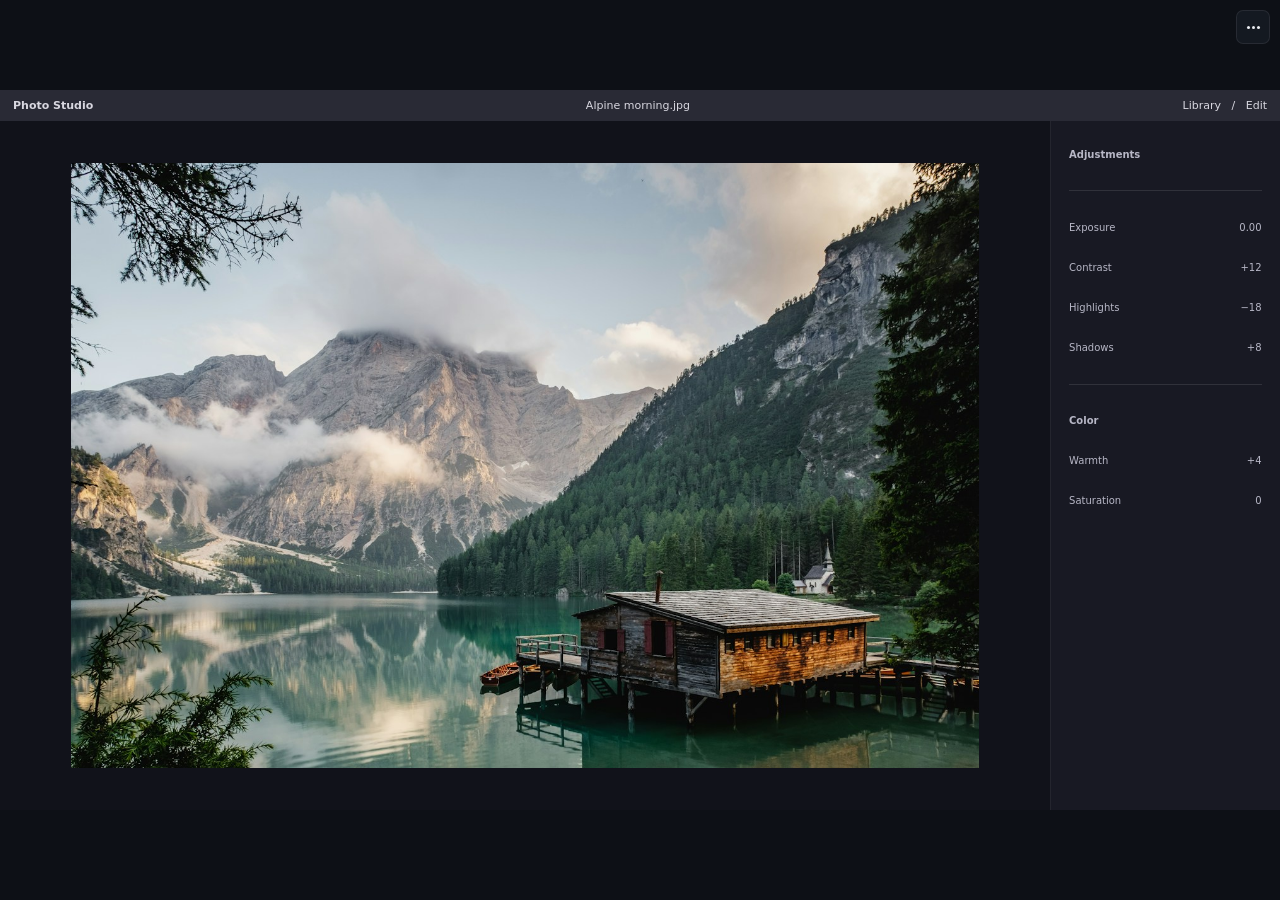
<file: design/sealskin-native/index.html>
<!doctype html>
<html lang="en">
<head>
<meta charset="utf-8">
<meta name="viewport" content="width=device-width,initial-scale=1">
<title>SealSkin Native · Fullscreen Session</title>
<style>
  :root { color-scheme: dark; font: 13px -apple-system, BlinkMacSystemFont, system-ui, sans-serif; color: #ebedf2; background: #12151c; --line: #ffffff14; --quiet: #a2a9b8; --blue: #a1ceff; }
  * { box-sizing: border-box; }
  body { margin: 0; }
  .window, .stage { width: 100%; height: 100dvh; background: #0d1016; }
  h2,h3,p { margin: 0; }
  button, select { font: inherit; color: inherit; background: #292e38; border: 1px solid var(--line); border-radius: 7px; padding: 7px 10px; }
  .video-button { position: fixed; top: 10px; right: 10px; width: 34px; height: 34px; display: grid; place-items: center; padding: 0; cursor: pointer; background: #181c26c9; backdrop-filter: blur(8px); }
  .video-button:hover, .video-button:focus-visible, body:has(#video-menu:popover-open) .video-button { background: #273751; border-color: #6186b0; }
  .video-button span { display: block; width: 3px; height: 3px; border-radius: 50%; background: currentColor; box-shadow: -5px 0 currentColor, 5px 0 currentColor; }
  .stage { display: grid; place-items: center; container-type: size; }
  .remote { width: min(100cqw, 177.7778cqh); aspect-ratio: 16 / 9; background: #181923; display: grid; grid-template: auto minmax(0,1fr) / minmax(0, 1fr) 18%; overflow: hidden; }
  .remote-header { grid-column: 1 / -1; padding: 9px 13px; background: #292a35; display: flex; justify-content: space-between; color: #d8d7e0; font-size: clamp(7px, .9vw, 11px); }
  .photo-area { display: grid; place-items: center; background: #11121a; min-height: 0; padding: 4%; }
  img { display: block; width: 100%; height: 100%; object-fit: contain; min-height: 0; }
  .remote-tools { border-left: 1px solid #ffffff0d; padding: 12% 8%; color: #b7b7c6; font-size: clamp(7px,.8vw,10px); overflow: hidden; }
  .remote-tools p { display: flex; justify-content: space-between; margin-top: 15%; }
  .remote-tools hr { border: 0; border-top: 1px solid #ffffff1b; margin: 16% 0; }
  .status { display: flex; flex-wrap: wrap; gap: 4px 10px; align-items: center; font-size: 11px; color: var(--quiet); font-variant-numeric: tabular-nums; }
  .session-actions { display: flex; gap: 6px; flex-wrap: wrap; }
  .session-actions button { padding: 5px 7px; }
  .live { color: #a6e4bc; } .live::before { content: '●'; color: #50d18a; margin-right: 6px; }
  #video-menu { position: fixed; inset: 50px 10px auto auto; margin: 0; width: min(316px, calc(100vw - 20px)); max-height: calc(100dvh - 60px); overflow: auto; padding: 0; background: #20242d; color: inherit; border: 1px solid #ffffff25; border-radius: 12px; box-shadow: 0 14px 42px #000b; }
  .inspector-title { display: flex; justify-content: space-between; align-items: center; gap: 8px; padding: 12px 16px; }
  .inspector-title button { padding: 2px 7px; color: var(--quiet); }
  h2 { font-size: 15px; font-weight: 650; }
  .group { padding: 12px 16px; border-top: 1px solid var(--line); display: grid; gap: 9px; }
  h3 { font-size: 12px; color: #b8c0ce; font-weight: 650; }
  .row { display: flex; justify-content: space-between; align-items: center; gap: 8px; }
  .value { color: var(--blue); font-variant-numeric: tabular-nums; white-space: nowrap; }
  select { max-width: 155px; padding: 5px 6px; }
  .full { width: 100%; max-width: none; margin-top: 7px; }
  .slider { display: grid; gap: 5px; }
  input[type=range] { width: 100%; margin: 0; accent-color: #83b8ff; height: 14px; }
  .switch { appearance: none; margin: 0; width: 30px; height: 17px; border-radius: 10px; background: #4e5869; position: relative; }
  .switch:checked { background: #428cf4; } .switch::after { content: ''; width: 13px; height: 13px; position: absolute; inset: 2px auto auto 2px; background: #eef5ff; border-radius: 50%; } .switch:checked::after { left: 15px; }
  .reset { justify-self: start; }
</style>
</head>
<body>
<main class="window" aria-label="SealSkin Native session mockup">
  <section class="stage" aria-label="Remote desktop">
        <div class="remote" aria-label="Example remote photo workspace">
          <header class="remote-header"><strong>Photo Studio</strong><span>Alpine morning.jpg</span><span>Library &nbsp; / &nbsp; Edit</span></header>
          <div class="photo-area"><img src="sample.jpg" alt="Mountain landscape reflected in a lake beside a cabin"></div>
          <div class="remote-tools"><strong>Adjustments</strong><hr><p>Exposure <span>0.00</span></p><p>Contrast <span>+12</span></p><p>Highlights <span>−18</span></p><p>Shadows <span>+8</span></p><hr><strong>Color</strong><p>Warmth <span>+4</span></p><p>Saturation <span>0</span></p></div>
        </div>
  </section>
  <button class="video-button" popovertarget="video-menu" aria-label="Session controls" title="Session controls"><span aria-hidden="true"></span></button>
  <aside id="video-menu" popover aria-labelledby="inspector-title">
      <header class="inspector-title"><h2 id="inspector-title">Session Controls</h2><button popovertarget="video-menu" popovertargetaction="hide" aria-label="Close session controls">×</button></header>
      <section class="group" aria-label="Session actions">
        <p class="status"><span class="live">Connected</span><span>JPEG · WebSocket</span><span>18 ms RTT</span></p>
        <div class="session-actions"><button>Mute</button><button>Pause</button><button>Exit Full Screen</button><button>Reconnect</button><button>Disconnect</button></div>
      </section>
      <section class="group" aria-label="Display settings">
        <h3>Screen</h3>
        <label>Resolution mode<select class="full"><option>Fit</option><option>Match Window</option><option>Match Retina</option><option selected>Fixed Resolution</option></select></label>
        <label class="row">Fixed size <select><option>1280 × 720</option><option selected>1920 × 1080</option><option>3840 × 2160</option></select></label>
      </section>
      <section class="group" aria-label="Video settings">
        <h3>Video</h3>
        <div class="row"><span>Encoder</span><span class="value">JPEG</span></div>
        <label class="slider"><span class="row">Frame rate <span class="value">30 fps</span></span><input type="range" min="8" max="60" value="30"></label>
        <label class="slider"><span class="row">JPEG quality <span class="value">75%</span></span><input type="range" min="1" max="100" value="75"></label>
        <label class="row">Improve still areas <input class="switch" type="checkbox" checked></label>
        <label class="slider"><span class="row">Still image quality <span class="value">90%</span></span><input type="range" min="1" max="100" value="90"></label>
      </section>
      <section class="group" aria-label="Stream diagnostics">
        <h3>Stream diagnostics</h3>
        <div class="row"><span>Received bitrate</span><span class="value">6.28 Mb/s</span></div>
        <div class="row"><span>Decode time</span><span class="value">0.4 ms / stripe</span></div>
        <div class="row"><span>Rejected stripes</span><span class="value">0</span></div>
      </section>
      <div class="group"><button class="reset">Reset Video Settings</button></div>
  </aside>
</main>
</body>
</html>
</file>
